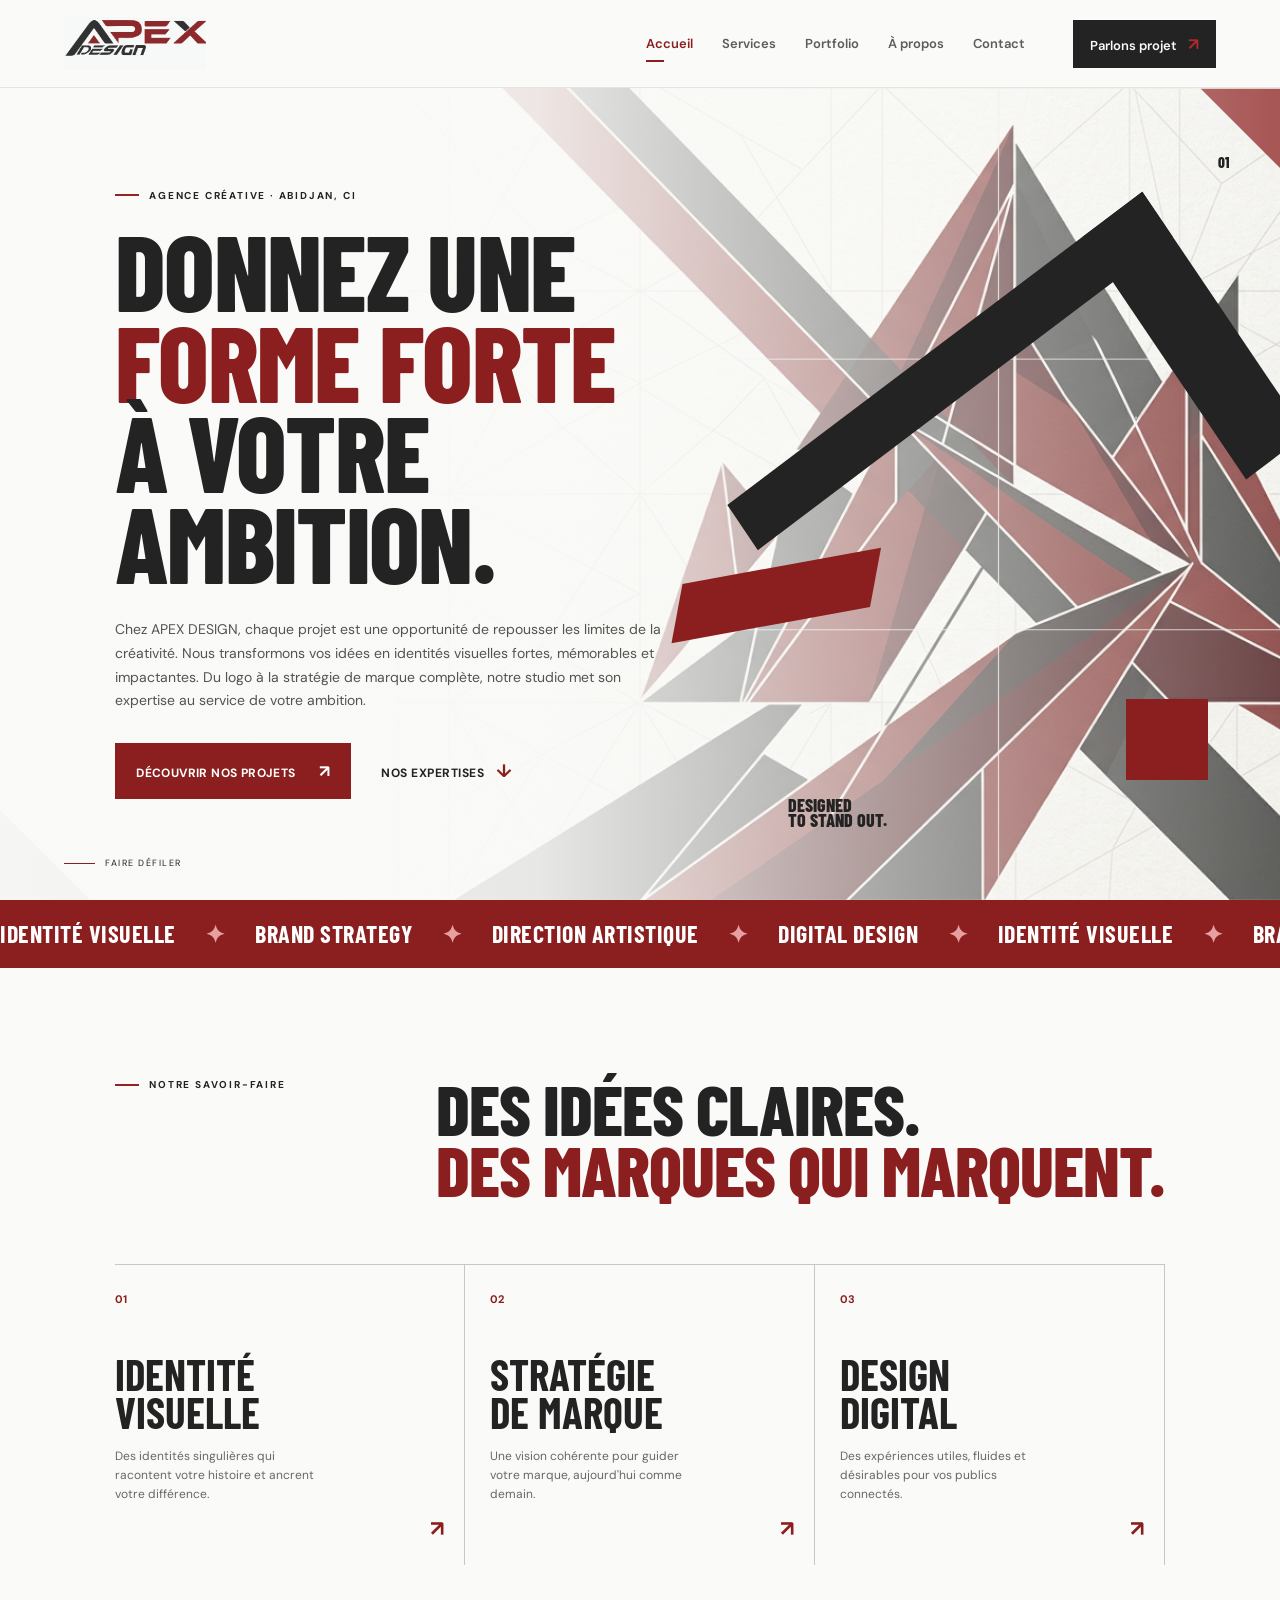
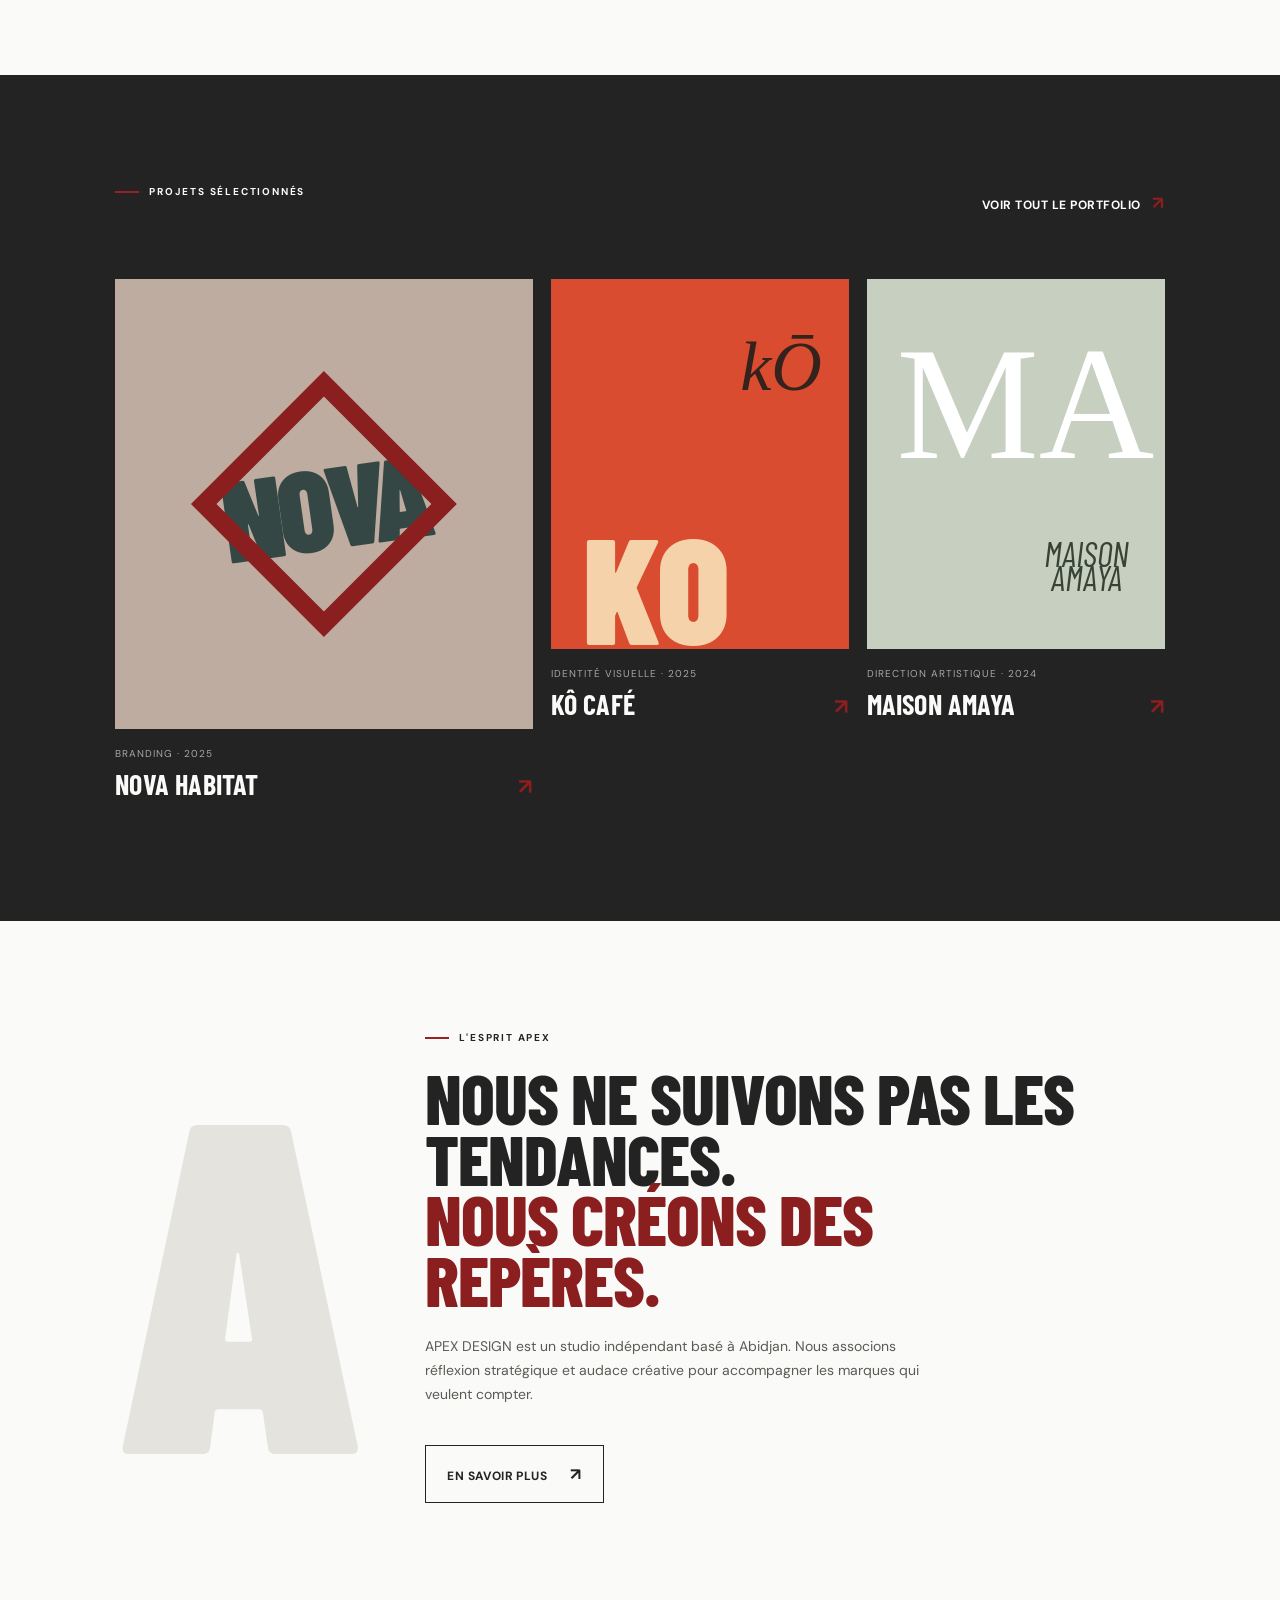
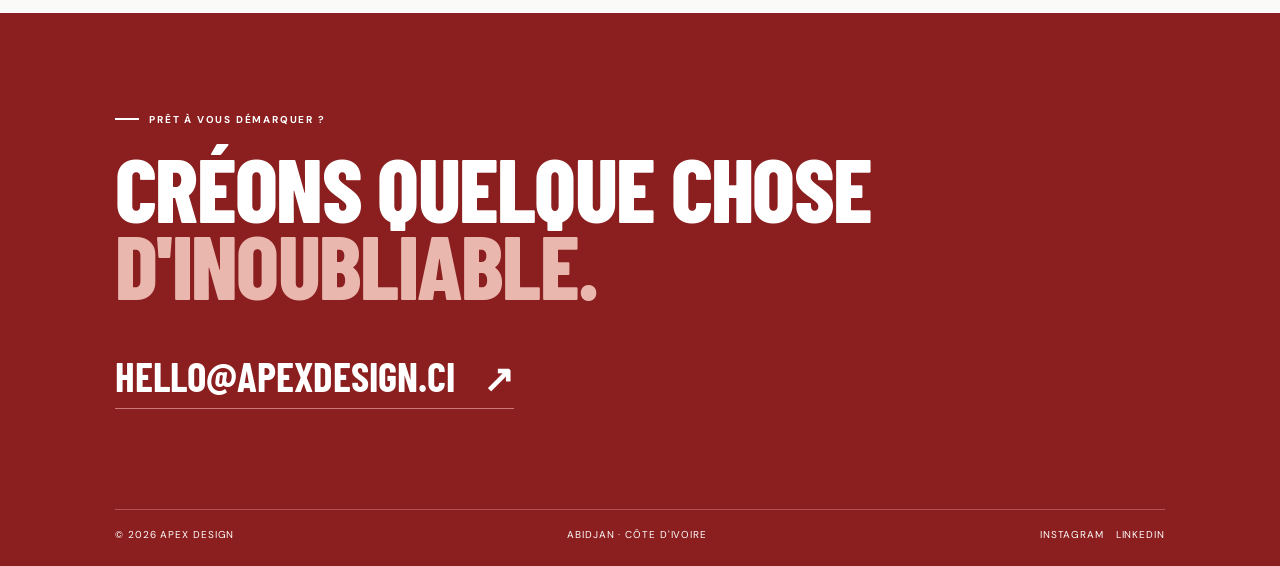
<file: index.html>
<!DOCTYPE html>
<html lang="fr">
<head>
  <meta charset="UTF-8" />
  <meta name="viewport" content="width=device-width, initial-scale=1.0" />
  <meta name="description" content="APEX DESIGN — Agence de design graphique à Abidjan." />
  <title>APEX DESIGN — L'ambition prend forme</title>
  <link rel="preconnect" href="https://fonts.googleapis.com">
  <link rel="preconnect" href="https://fonts.gstatic.com" crossorigin>
  <link href="https://fonts.googleapis.com/css2?family=Barlow+Condensed:wght@500;600;700;800;900&family=DM+Sans:wght@400;500;600;700&display=swap" rel="stylesheet">
  <link rel="stylesheet" href="styles.css" />
</head>
<body>
  <div class="cursor-dot"></div>
  <header class="topbar">
    <a class="brand" href="#accueil" aria-label="APEX DESIGN — Accueil"><img src="apex-logo.jpg" alt="APEX DESIGN" /></a>
    <nav id="nav" aria-label="Navigation principale">
      <a class="active" href="#accueil">Accueil</a>
      <a href="services.html">Services</a>
      <a href="portfolio.html">Portfolio</a>
      <a href="about.html">À propos</a>
      <a href="contact.html">Contact</a>
    </nav>
    <a class="header-cta" href="#contact">Parlons projet <span>↗</span></a>
    <button class="menu-toggle" aria-label="Ouvrir le menu" aria-expanded="false"><i></i><i></i></button>
  </header>

  <main>
    <section class="hero" id="accueil">
      <div class="hero-shape shape-one"></div><div class="hero-shape shape-two"></div><div class="grid-lines"></div>
      <div class="hero-copy">
        <p class="eyebrow"><span></span> Agence créative · Abidjan, CI</p>
        <h1>Donnez une<br><em>forme forte</em><br>à votre ambition.</h1>
        <p class="intro">Chez APEX DESIGN, chaque projet est une opportunité de repousser les limites de la créativité. Nous transformons vos idées en identités visuelles fortes, mémorables et impactantes. Du logo à la stratégie de marque complète, notre studio met son expertise au service de votre ambition.</p>
        <div class="hero-actions"><a class="button red" href="#portfolio">Découvrir nos projets <b>↗</b></a><a class="text-link" href="#services">Nos expertises <span>↓</span></a></div>
      </div>
      <div class="hero-art" aria-hidden="true">
        <div class="art-index">01</div>
        <div class="angular-a"><div></div></div>
        <div class="art-label">Designed<br>to stand out.</div>
        <div class="red-square"></div>
      </div>
      <div class="scroll-note"><span></span> Faire défiler</div>
    </section>

    <section class="marquee" aria-label="Expertises"><div>IDENTITÉ VISUELLE <i>✦</i> BRAND STRATEGY <i>✦</i> DIRECTION ARTISTIQUE <i>✦</i> DIGITAL DESIGN <i>✦</i> IDENTITÉ VISUELLE <i>✦</i> BRAND STRATEGY <i>✦</i></div></section>

    <section class="services section" id="services">
      <div class="section-top"><p class="eyebrow dark"><span></span> Notre savoir-faire</p><h2>Des idées claires.<br><em>Des marques qui marquent.</em></h2></div>
      <div class="services-list">
        <a href="#contact" class="service"><span class="number">01</span><h3>Identité<br>visuelle</h3><p>Des identités singulières qui racontent votre histoire et ancrent votre différence.</p><b>↗</b></a>
        <a href="#contact" class="service"><span class="number">02</span><h3>Stratégie<br>de marque</h3><p>Une vision cohérente pour guider votre marque, aujourd'hui comme demain.</p><b>↗</b></a>
        <a href="#contact" class="service"><span class="number">03</span><h3>Design<br>digital</h3><p>Des expériences utiles, fluides et désirables pour vos publics connectés.</p><b>↗</b></a>
      </div>
    </section>

    <section class="portfolio section" id="portfolio">
      <div class="section-top light"><p class="eyebrow"><span></span> Projets sélectionnés</p><a href="#contact" class="text-link white">Voir tout le portfolio <span>↗</span></a></div>
      <div class="project-grid">
        <article class="project project-large"><div class="project-visual visual-one"><span>NOVA</span><i></i></div><div class="project-caption"><p>Branding · 2025</p><h3>Nova Habitat</h3><b>↗</b></div></article>
        <article class="project"><div class="project-visual visual-two"><span>KO</span><i>kŌ</i></div><div class="project-caption"><p>Identité visuelle · 2025</p><h3>Kô Café</h3><b>↗</b></div></article>
        <article class="project"><div class="project-visual visual-three"><span>MA</span><i>Maison<br>Amaya</i></div><div class="project-caption"><p>Direction artistique · 2024</p><h3>Maison Amaya</h3><b>↗</b></div></article>
      </div>
    </section>

    <section class="about section" id="apropos"><div class="about-mark">A</div><div class="about-copy"><p class="eyebrow dark"><span></span> L'esprit APEX</p><h2>Nous ne suivons pas les tendances.<br><em>Nous créons des repères.</em></h2><p>APEX DESIGN est un studio indépendant basé à Abidjan. Nous associons réflexion stratégique et audace créative pour accompagner les marques qui veulent compter.</p><a class="button outline" href="#contact">En savoir plus <b>↗</b></a></div></section>

    <section class="contact" id="contact"><p class="eyebrow"><span></span> Prêt à vous démarquer ?</p><h2>Créons quelque chose<br><em>d'inoubliable.</em></h2><a class="contact-email" href="mailto:hello@apexdesign.ci">hello@apexdesign.ci <span>↗</span></a><footer><span>© 2026 APEX DESIGN</span><span>Abidjan · Côte d'Ivoire</span><span>Instagram &nbsp; LinkedIn</span></footer></section>
  </main>
  <script src="script.js"></script>
<script src="https://cdn.botpress.cloud/webchat/v3.7/inject.js"></script>
<script src="https://files.bpcontent.cloud/2026/07/28/17/20260728171607-9OPCDNXM.js" defer></script>
</body>
</html>
</file>
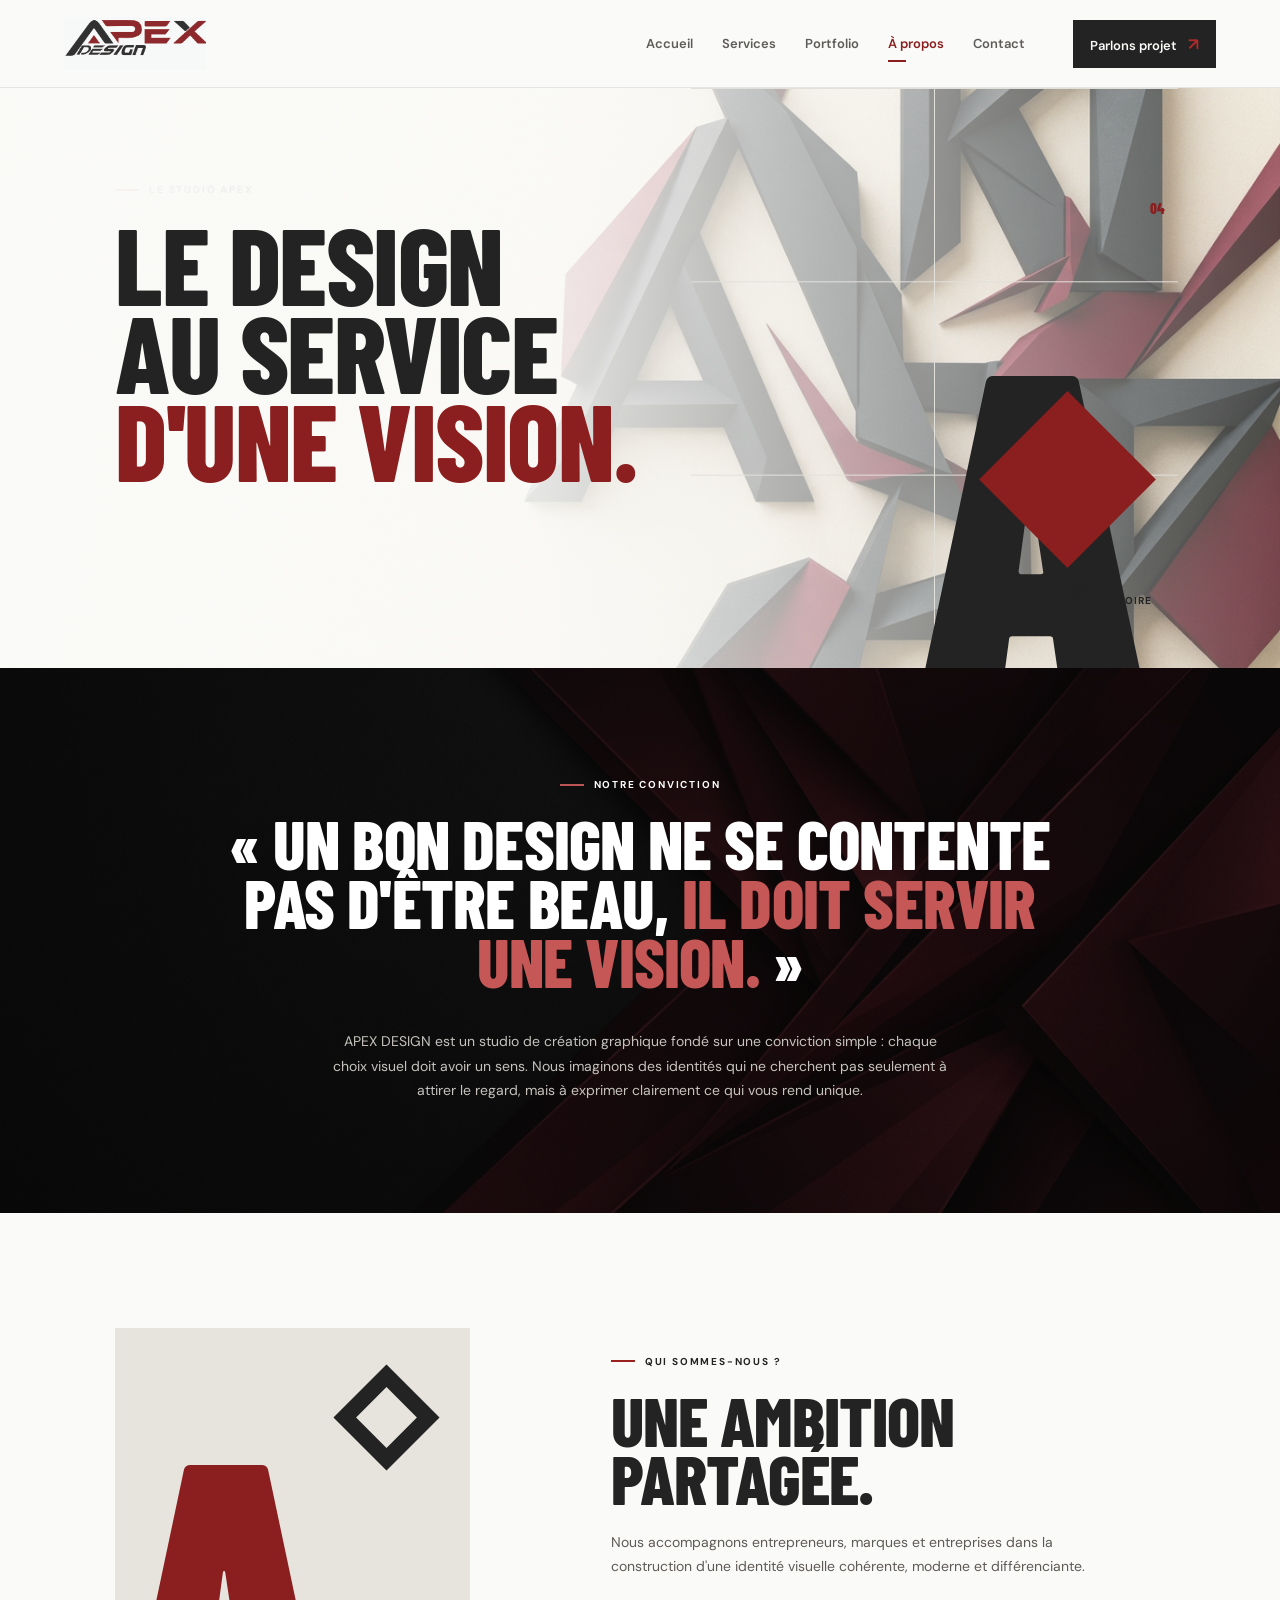
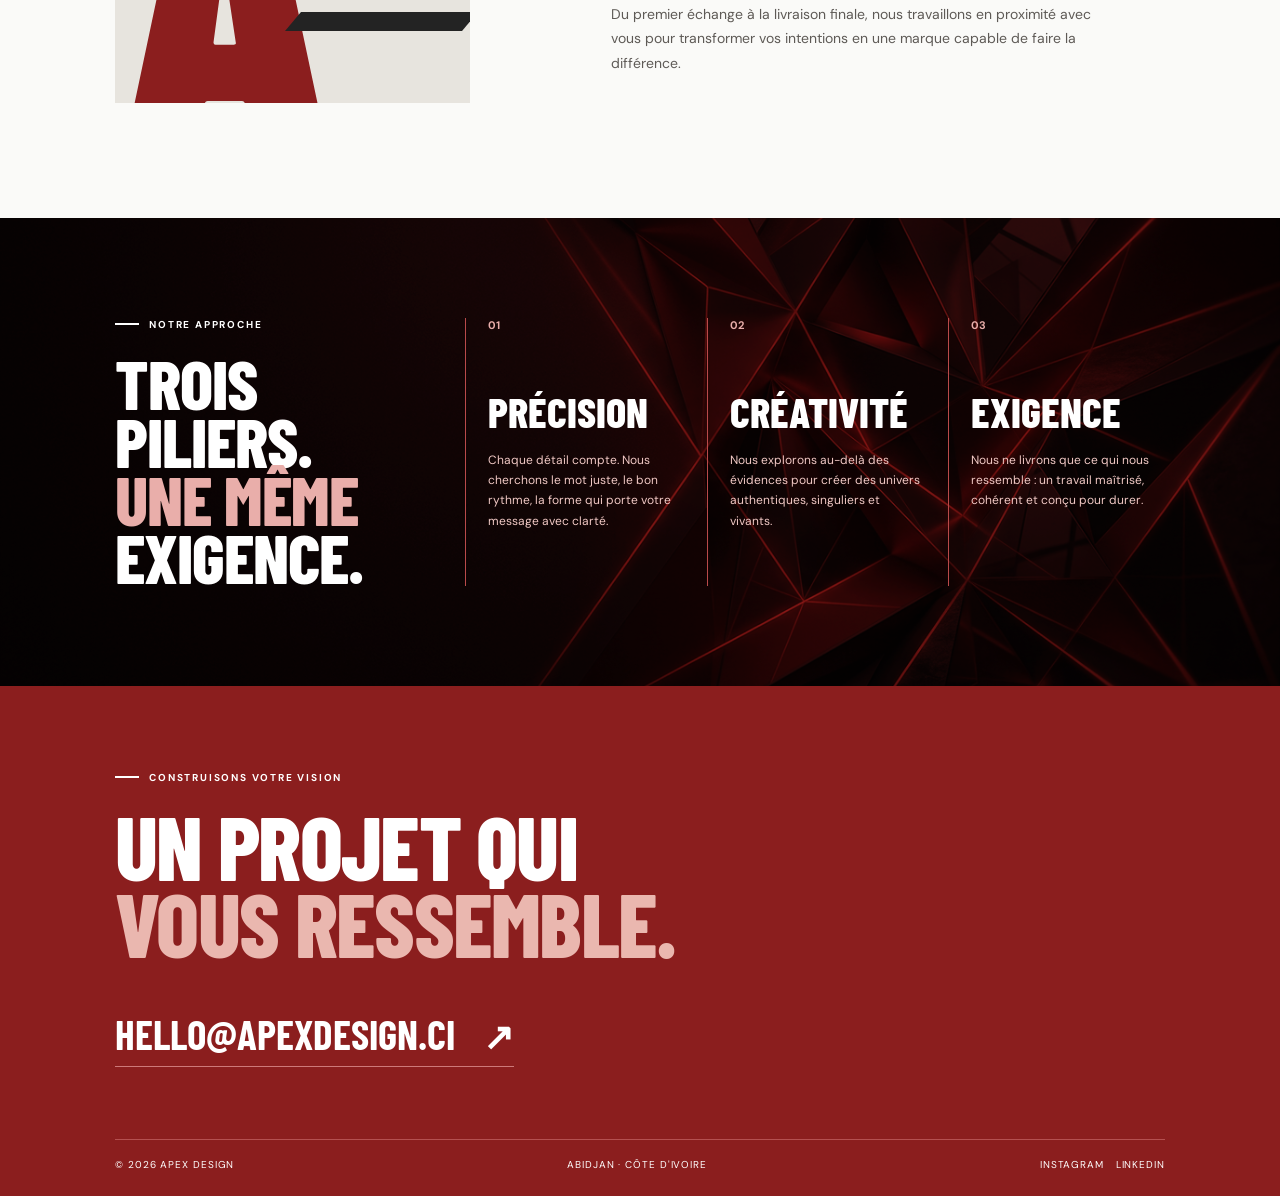
<file: about.html>
<!DOCTYPE html><html lang="fr"><head><meta charset="UTF-8"><meta name="viewport" content="width=device-width, initial-scale=1.0"><meta name="description" content="À propos d'APEX DESIGN, studio de création graphique à Abidjan."><title>À propos — APEX DESIGN</title><link rel="preconnect" href="https://fonts.googleapis.com"><link rel="preconnect" href="https://fonts.gstatic.com" crossorigin><link href="https://fonts.googleapis.com/css2?family=Barlow+Condensed:wght@500;600;700;800;900&family=DM+Sans:wght@400;500;600;700&display=swap" rel="stylesheet"><link rel="stylesheet" href="styles.css"></head><body><header class="topbar"><a class="brand" href="index.html" aria-label="APEX DESIGN — Accueil"><img src="apex-logo.jpg" alt="APEX DESIGN"></a><nav id="nav" aria-label="Navigation principale"><a href="index.html">Accueil</a><a href="services.html">Services</a><a href="portfolio.html">Portfolio</a><a class="active" href="about.html">À propos</a><a href="contact.html">Contact</a></nav><a class="header-cta" href="#contact">Parlons projet <span>↗</span></a><button class="menu-toggle" aria-label="Ouvrir le menu" aria-expanded="false"><i></i><i></i></button></header><main><section class="about-hero"><div class="about-hero-lines"></div><p class="eyebrow"><span></span> Le studio APEX</p><p class="about-num">04</p><h1>LE DESIGN<br>AU SERVICE<br><em>D'UNE VISION.</em></h1><div class="hero-statement">A <i></i></div><p class="hero-signature">Abidjan<br>Côte d'Ivoire</p></section><section class="manifesto"><p class="eyebrow dark"><span></span> Notre conviction</p><blockquote>« UN BON DESIGN NE SE CONTENTE PAS D'ÊTRE BEAU, <em>IL DOIT SERVIR UNE VISION.</em> »</blockquote><p class="manifesto-text">APEX DESIGN est un studio de création graphique fondé sur une conviction simple : chaque choix visuel doit avoir un sens. Nous imaginons des identités qui ne cherchent pas seulement à attirer le regard, mais à exprimer clairement ce qui vous rend unique.</p></section><section class="agency-intro"><div class="intro-art"><span>A</span><i></i><b></b></div><div><p class="eyebrow dark"><span></span> Qui sommes-nous ?</p><h2>UNE AMBITION<br>PARTAGÉE.</h2><p>Nous accompagnons entrepreneurs, marques et entreprises dans la construction d'une identité visuelle cohérente, moderne et différenciante.</p><p>Du premier échange à la livraison finale, nous travaillons en proximité avec vous pour transformer vos intentions en une marque capable de faire la différence.</p></div></section><section class="values"><div class="values-title"><p class="eyebrow"><span></span> Notre approche</p><h2>TROIS PILIERS.<br><em>UNE MÊME</em><br>EXIGENCE.</h2></div><div class="value"><span>01</span><h3>Précision</h3><p>Chaque détail compte. Nous cherchons le mot juste, le bon rythme, la forme qui porte votre message avec clarté.</p></div><div class="value"><span>02</span><h3>Créativité</h3><p>Nous explorons au-delà des évidences pour créer des univers authentiques, singuliers et vivants.</p></div><div class="value"><span>03</span><h3>Exigence</h3><p>Nous ne livrons que ce qui nous ressemble : un travail maîtrisé, cohérent et conçu pour durer.</p></div></section><section class="contact mini" id="contact"><p class="eyebrow"><span></span> Construisons votre vision</p><h2>UN PROJET QUI<br><em>VOUS RESSEMBLE.</em></h2><a class="contact-email" href="mailto:hello@apexdesign.ci">hello@apexdesign.ci <span>↗</span></a><footer><span>© 2026 APEX DESIGN</span><span>Abidjan · Côte d'Ivoire</span><span>Instagram &nbsp; LinkedIn</span></footer></section></main><script src="script.js"></script><script src="https://cdn.botpress.cloud/webchat/v3.7/inject.js"></script>
<script src="https://files.bpcontent.cloud/2026/07/28/17/20260728171607-9OPCDNXM.js" defer></script>
</body></html>
</file>
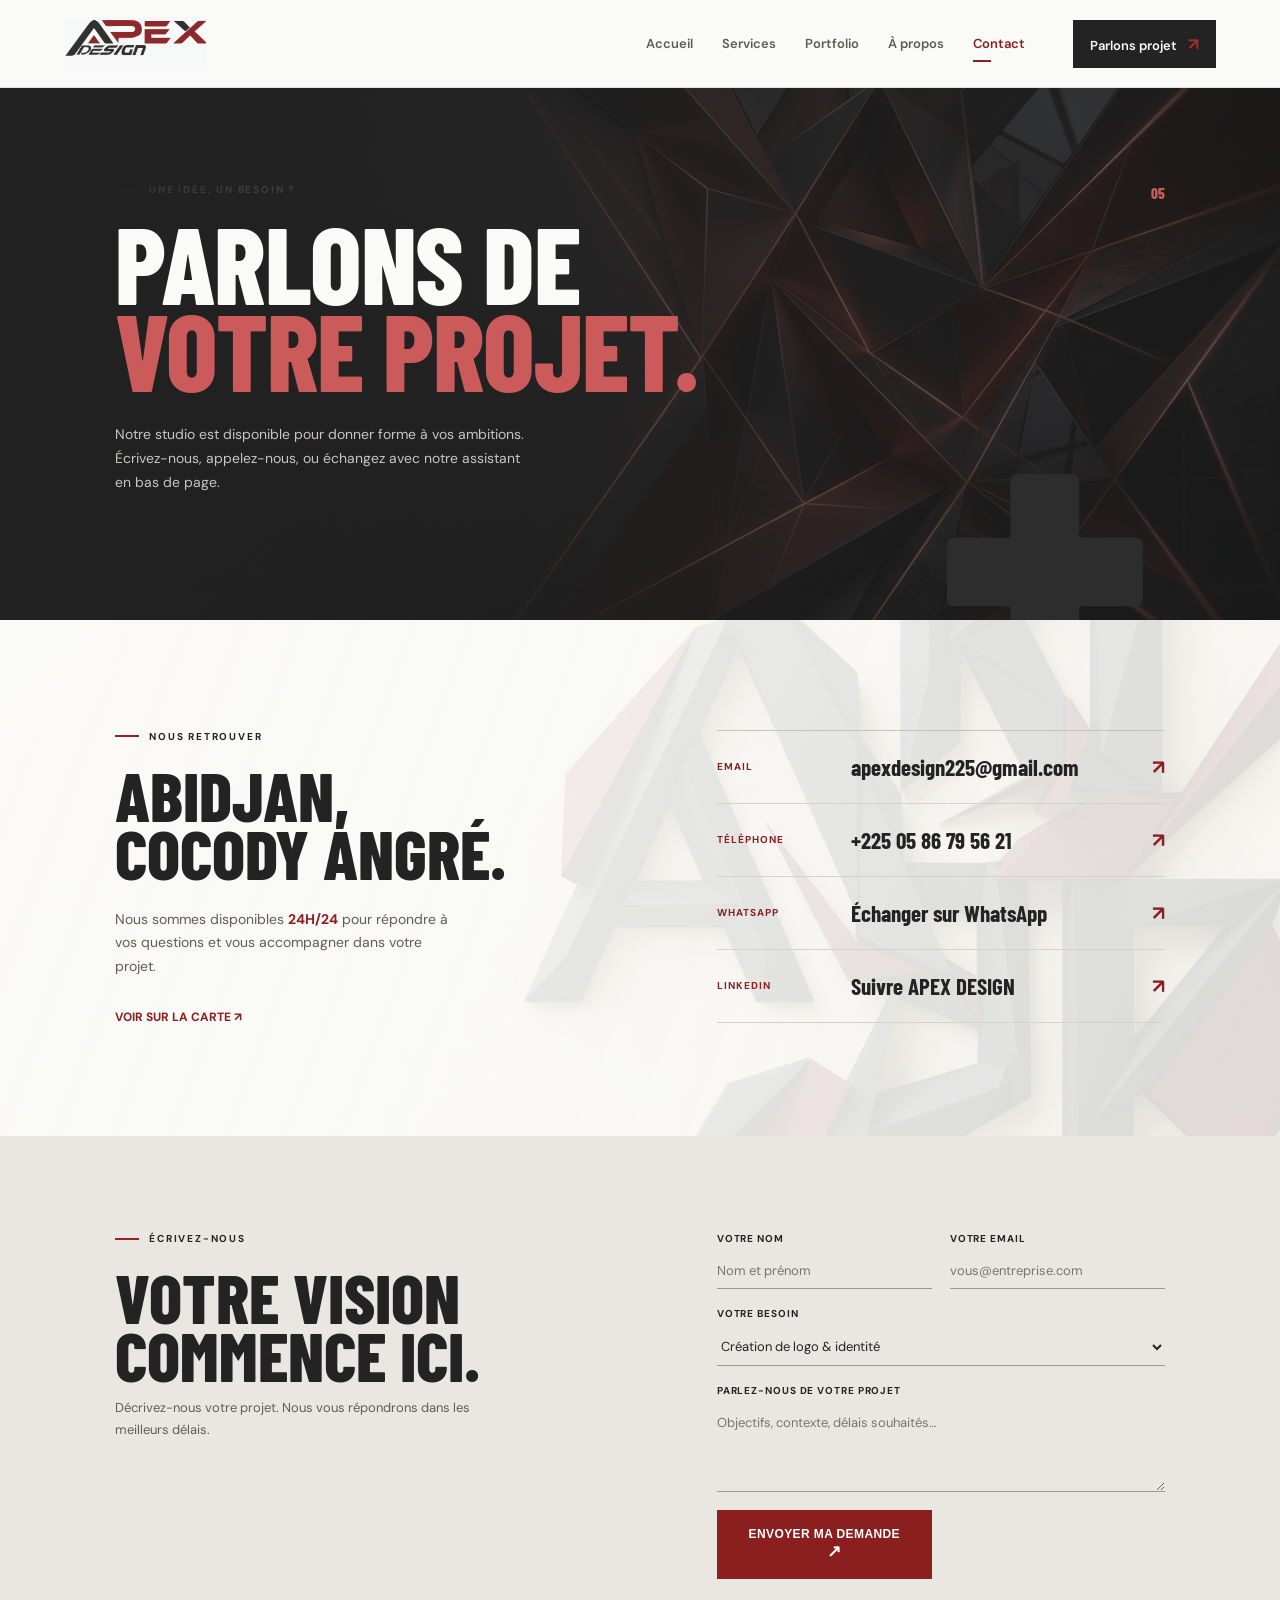
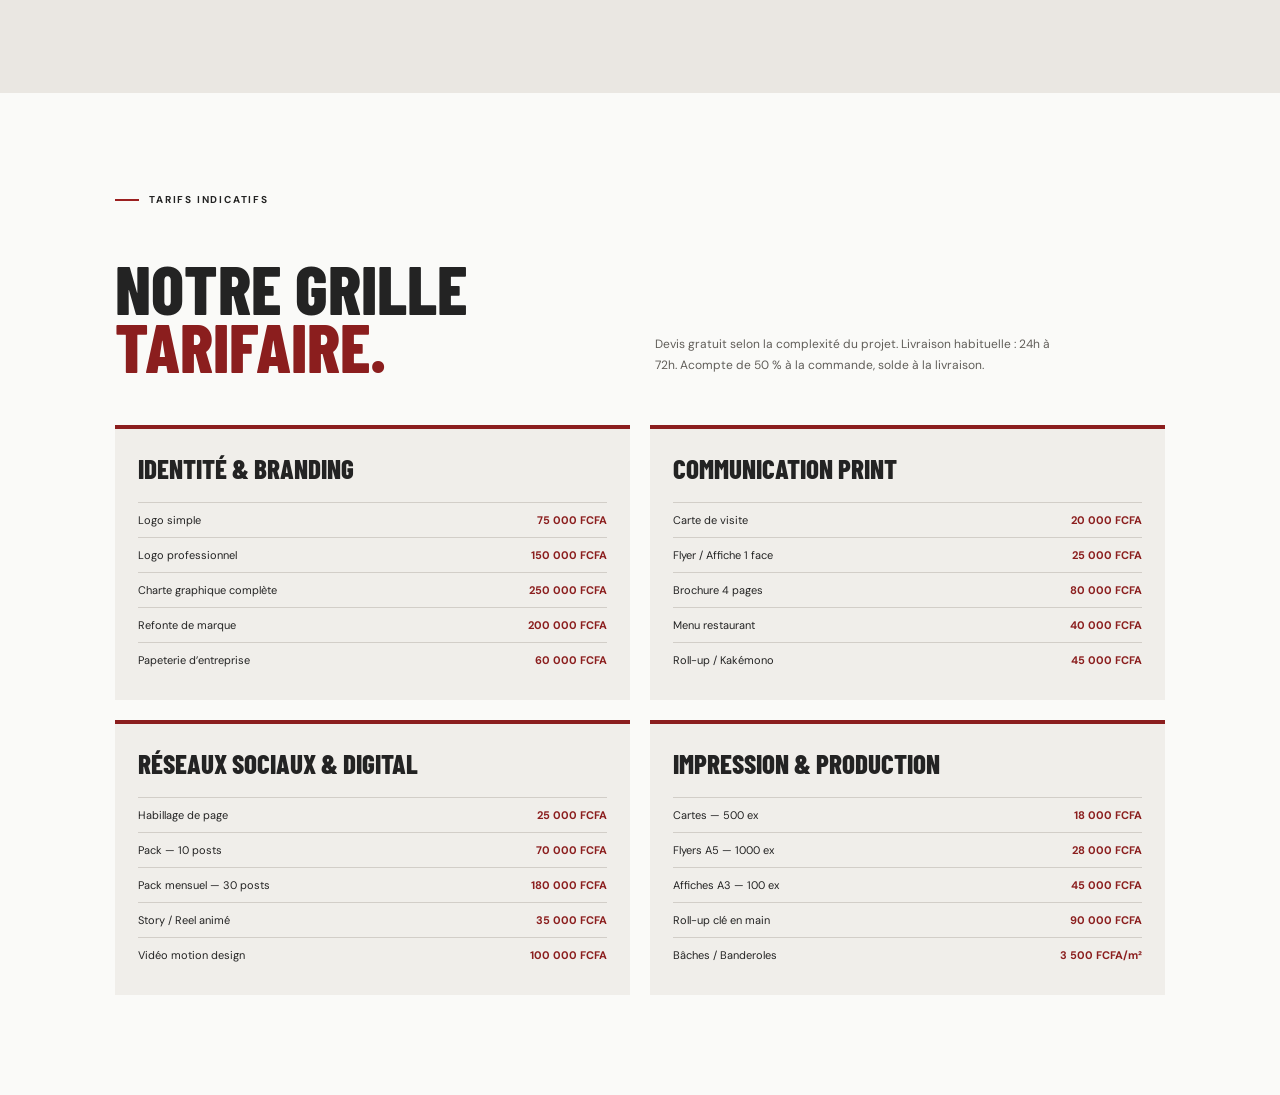
<file: contact.html>
<!DOCTYPE html><html lang="fr"><head><meta charset="UTF-8"><meta name="viewport" content="width=device-width, initial-scale=1.0"><meta name="description" content="Contactez APEX DESIGN, agence créative à Abidjan Cocody Angré."><title>Contact — APEX DESIGN</title><link rel="preconnect" href="https://fonts.googleapis.com"><link rel="preconnect" href="https://fonts.gstatic.com" crossorigin><link href="https://fonts.googleapis.com/css2?family=Barlow+Condensed:wght@500;600;700;800;900&family=DM+Sans:wght@400;500;600;700&display=swap" rel="stylesheet"><link rel="stylesheet" href="styles.css"></head><body><header class="topbar"><a class="brand" href="index.html" aria-label="APEX DESIGN — Accueil"><img src="apex-logo.jpg" alt="APEX DESIGN"></a><nav id="nav" aria-label="Navigation principale"><a href="index.html">Accueil</a><a href="services.html">Services</a><a href="portfolio.html">Portfolio</a><a href="about.html">À propos</a><a class="active" href="contact.html">Contact</a></nav><a class="header-cta" href="#message">Parlons projet <span>↗</span></a><button class="menu-toggle" aria-label="Ouvrir le menu" aria-expanded="false"><i></i><i></i></button></header><main><section class="contact-hero"><div class="contact-mark">+</div><p class="eyebrow"><span></span> Une idée, un besoin ?</p><h1>PARLONS DE<br><em>VOTRE PROJET.</em></h1><p>Notre studio est disponible pour donner forme à vos ambitions. Écrivez-nous, appelez-nous, ou échangez avec notre assistant en bas de page.</p><b>05</b></section><section class="contact-details"><div class="contact-address"><p class="eyebrow dark"><span></span> Nous retrouver</p><h2>ABIDJAN,<br>COCODY ANGRÉ.</h2><p>Nous sommes disponibles <strong>24H/24</strong> pour répondre à vos questions et vous accompagner dans votre projet.</p><a class="map-link" target="_blank" href="https://www.google.com/maps/search/Abidjan+Cocody+Angr%C3%A9">Voir sur la carte ↗</a></div><div class="contact-list"><a href="mailto:apexdesign225@gmail.com"><span>Email</span><strong>apexdesign225@gmail.com</strong><b>↗</b></a><a href="tel:+2250586795621"><span>Téléphone</span><strong>+225 05 86 79 56 21</strong><b>↗</b></a><a target="_blank" href="https://wa.me/message/KRBVM35IWSK3I1"><span>WhatsApp</span><strong>Échanger sur WhatsApp</strong><b>↗</b></a><a target="_blank" href="https://www.linkedin.com/in/apex-design-734aab418"><span>LinkedIn</span><strong>Suivre APEX DESIGN</strong><b>↗</b></a></div></section><section class="contact-form-section" id="message"><div><p class="eyebrow"><span></span> Écrivez-nous</p><h2>VOTRE VISION<br>COMMENCE ICI.</h2><p>Décrivez-nous votre projet. Nous vous répondrons dans les meilleurs délais.</p></div><form id="project-form"><label>Votre nom<input required name="name" placeholder="Nom et prénom"></label><label>Votre email<input required type="email" name="email" placeholder="vous@entreprise.com"></label><label>Votre besoin<select name="service"><option>Création de logo & identité</option><option>Charte graphique</option><option>Supports de communication</option><option>Direction artistique</option><option>Design réseaux sociaux</option><option>Création de site web</option><option>Impression</option><option>Autre projet</option></select></label><label>Parlez-nous de votre projet<textarea required name="message" rows="4" placeholder="Objectifs, contexte, délais souhaités…"></textarea></label><button class="button red" type="submit">Envoyer ma demande <b>↗</b></button><p class="form-feedback" aria-live="polite"></p></form></section><section class="price-list"><div class="price-list-head"><p class="eyebrow dark"><span></span> Tarifs indicatifs</p><h2>NOTRE GRILLE<br><em>TARIFAIRE.</em></h2><p>Devis gratuit selon la complexité du projet. Livraison habituelle : 24h à 72h. Acompte de 50 % à la commande, solde à la livraison.</p></div><div class="price-tables"><div><h3>Identité & branding</h3><p>Logo simple <b>75 000 FCFA</b></p><p>Logo professionnel <b>150 000 FCFA</b></p><p>Charte graphique complète <b>250 000 FCFA</b></p><p>Refonte de marque <b>200 000 FCFA</b></p><p>Papeterie d’entreprise <b>60 000 FCFA</b></p></div><div><h3>Communication print</h3><p>Carte de visite <b>20 000 FCFA</b></p><p>Flyer / Affiche 1 face <b>25 000 FCFA</b></p><p>Brochure 4 pages <b>80 000 FCFA</b></p><p>Menu restaurant <b>40 000 FCFA</b></p><p>Roll-up / Kakémono <b>45 000 FCFA</b></p></div><div><h3>Réseaux sociaux & digital</h3><p>Habillage de page <b>25 000 FCFA</b></p><p>Pack — 10 posts <b>70 000 FCFA</b></p><p>Pack mensuel — 30 posts <b>180 000 FCFA</b></p><p>Story / Reel animé <b>35 000 FCFA</b></p><p>Vidéo motion design <b>100 000 FCFA</b></p></div><div><h3>Impression & production</h3><p>Cartes — 500 ex <b>18 000 FCFA</b></p><p>Flyers A5 — 1000 ex <b>28 000 FCFA</b></p><p>Affiches A3 — 100 ex <b>45 000 FCFA</b></p><p>Roll-up clé en main <b>90 000 FCFA</b></p><p>Bâches / Banderoles <b>3 500 FCFA/m²</b></p></div></div></section></main><script src="script.js"></script><script>document.getElementById('project-form').onsubmit=e=>{e.preventDefault();e.currentTarget.querySelector('.form-feedback').textContent='Merci ! Votre demande a bien été enregistrée. APEX DESIGN vous répondra rapidement.';e.currentTarget.reset()}</script><script src="https://cdn.botpress.cloud/webchat/v3.7/inject.js"></script>
<script src="https://files.bpcontent.cloud/2026/07/28/17/20260728171607-9OPCDNXM.js" defer></script>
</body></html>
</file>
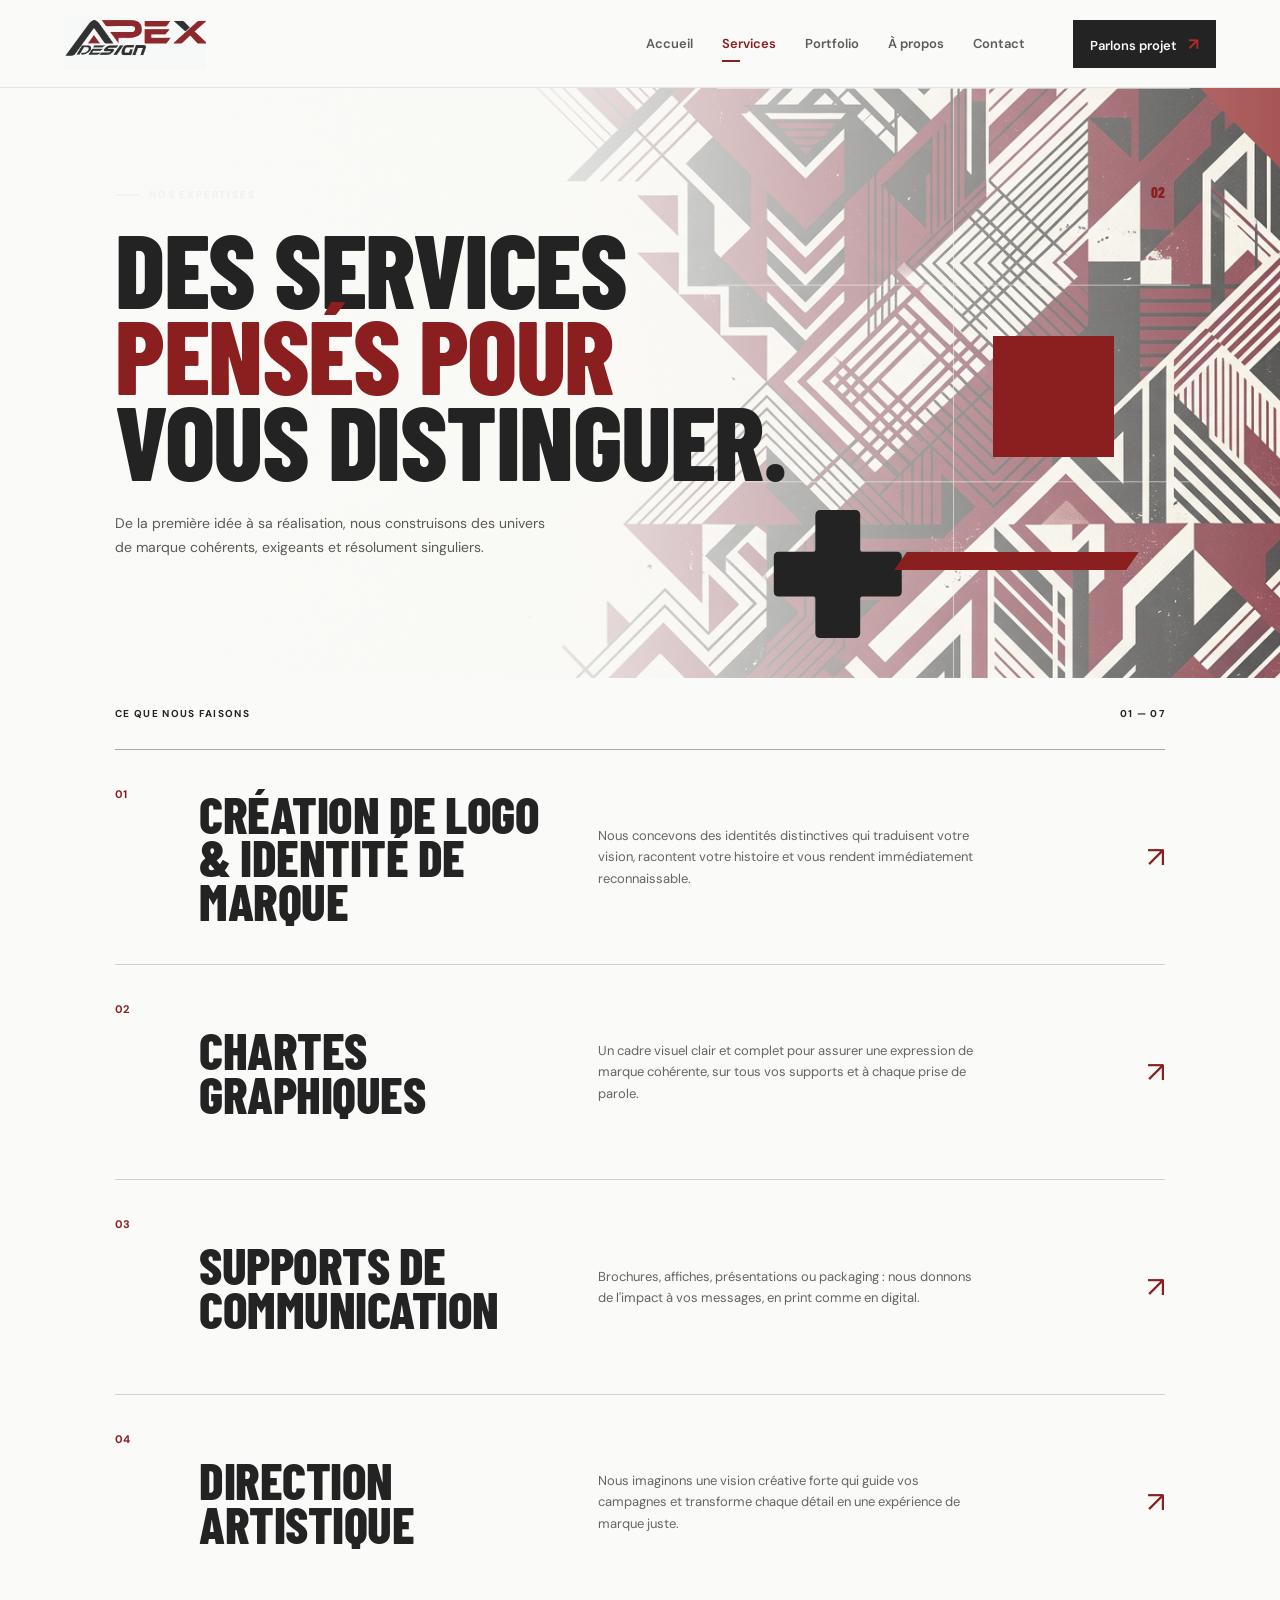
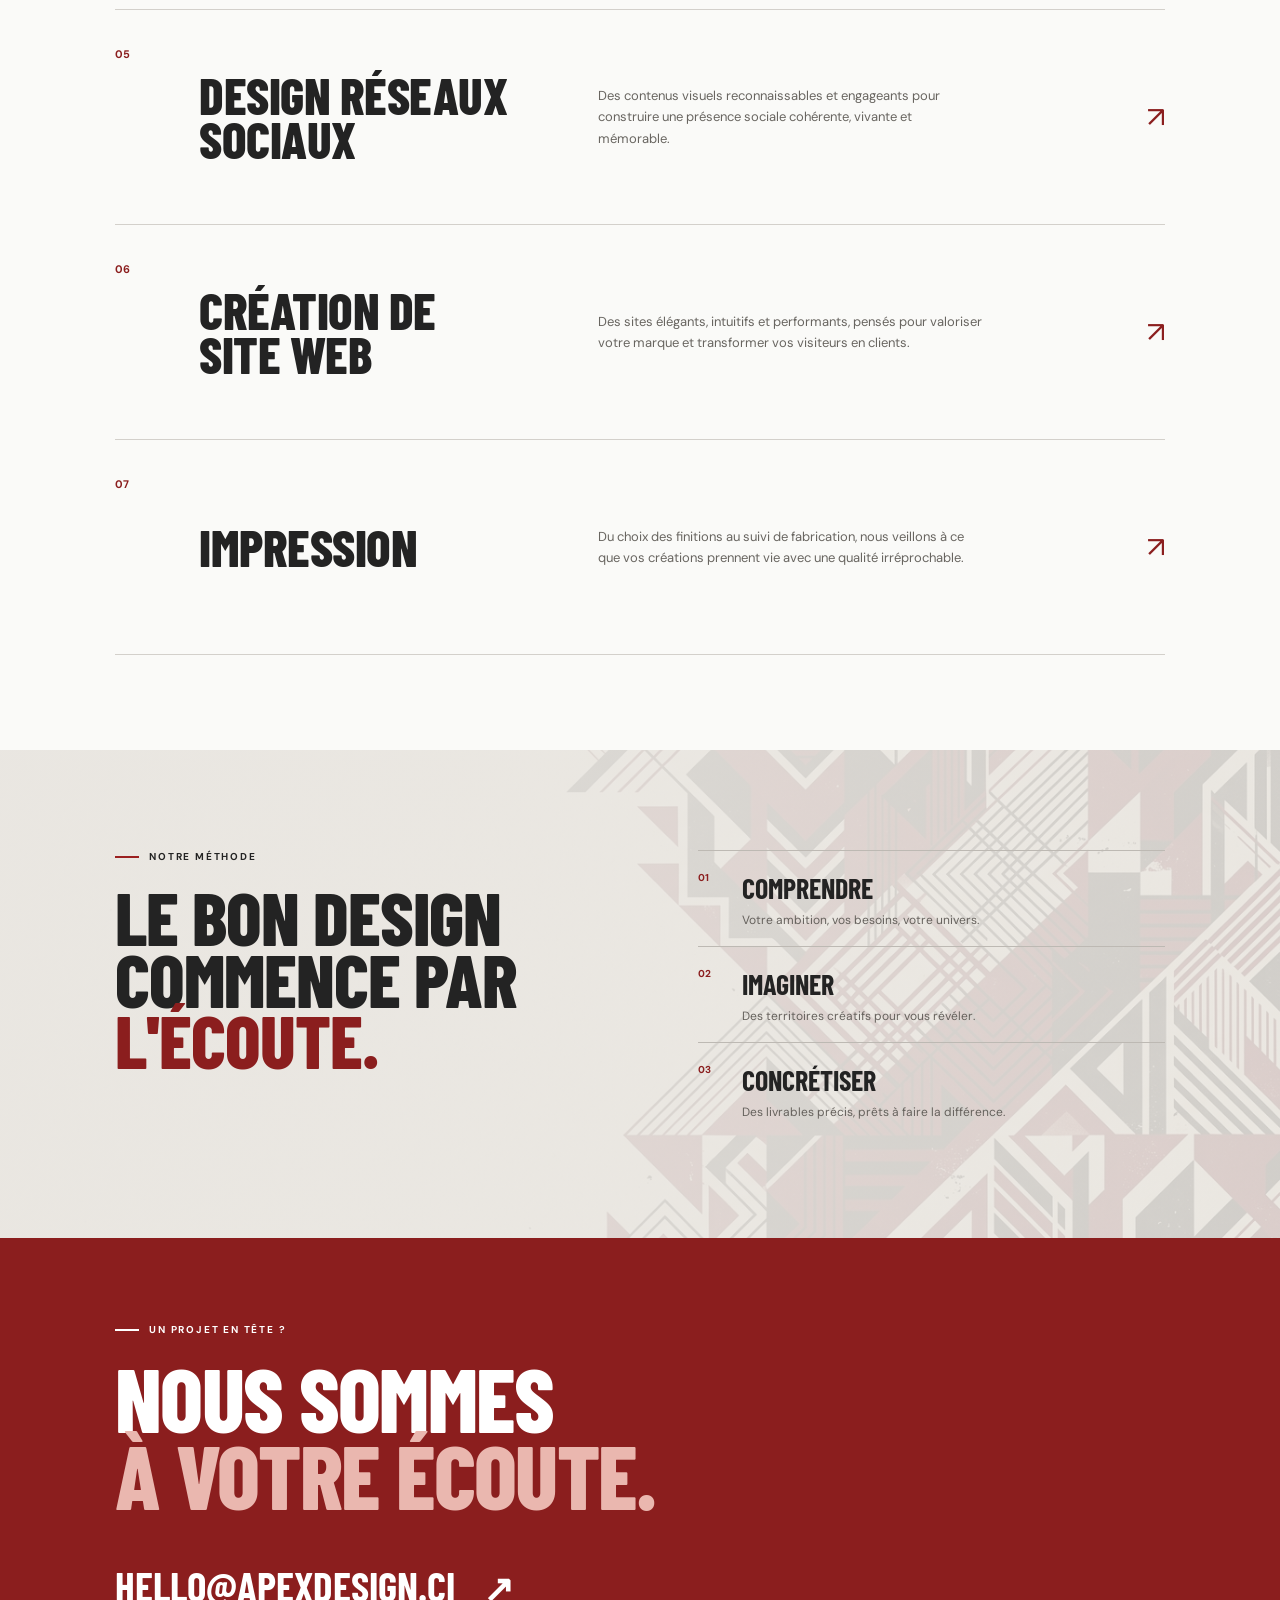
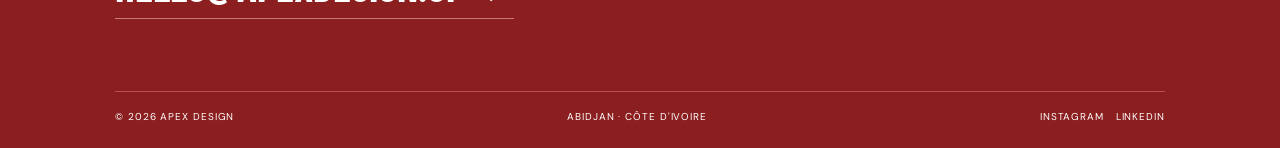
<file: services.html>
<!DOCTYPE html>
<html lang="fr">
<head>
  <meta charset="UTF-8"><meta name="viewport" content="width=device-width, initial-scale=1.0">
  <meta name="description" content="Les expertises créatives d'APEX DESIGN à Abidjan.">
  <title>Services — APEX DESIGN</title>
  <link rel="preconnect" href="https://fonts.googleapis.com"><link rel="preconnect" href="https://fonts.gstatic.com" crossorigin>
  <link href="https://fonts.googleapis.com/css2?family=Barlow+Condensed:wght@500;600;700;800;900&family=DM+Sans:wght@400;500;600;700&display=swap" rel="stylesheet">
  <link rel="stylesheet" href="styles.css">
</head>
<body>
  <header class="topbar">
    <a class="brand" href="index.html" aria-label="APEX DESIGN — Accueil"><img src="apex-logo.jpg" alt="APEX DESIGN"></a>
    <nav id="nav" aria-label="Navigation principale">
      <a href="index.html">Accueil</a><a class="active" href="services.html">Services</a><a href="portfolio.html">Portfolio</a><a href="about.html">À propos</a><a href="contact.html">Contact</a>
    </nav>
    <a class="header-cta" href="#contact">Parlons projet <span>↗</span></a>
    <button class="menu-toggle" aria-label="Ouvrir le menu" aria-expanded="false"><i></i><i></i></button>
  </header>
  <main>
    <section class="services-hero">
      <div class="grid-lines services-grid"></div><div class="hero-shape shape-one"></div>
      <p class="eyebrow"><span></span> Nos expertises</p>
      <p class="big-num">02</p>
      <h1>DES SERVICES<br><em>PENSÉS POUR</em><br>VOUS DISTINGUER.</h1>
      <p class="lead">De la première idée à sa réalisation, nous construisons des univers de marque cohérents, exigeants et résolument singuliers.</p>
      <div class="services-graphic"><span>+</span><i></i><b></b></div>
    </section>
    <section class="service-index">
      <div class="index-head"><p>Ce que nous faisons</p><p>01 — 07</p></div>
      <article class="service-row"><span>01</span><h2>Création de logo<br>& identité de marque</h2><p>Nous concevons des identités distinctives qui traduisent votre vision, racontent votre histoire et vous rendent immédiatement reconnaissable.</p><a href="#contact" aria-label="Parler de ce service">↗</a></article>
      <article class="service-row"><span>02</span><h2>Chartes<br>graphiques</h2><p>Un cadre visuel clair et complet pour assurer une expression de marque cohérente, sur tous vos supports et à chaque prise de parole.</p><a href="#contact" aria-label="Parler de ce service">↗</a></article>
      <article class="service-row"><span>03</span><h2>Supports de<br>communication</h2><p>Brochures, affiches, présentations ou packaging : nous donnons de l'impact à vos messages, en print comme en digital.</p><a href="#contact" aria-label="Parler de ce service">↗</a></article>
      <article class="service-row"><span>04</span><h2>Direction<br>artistique</h2><p>Nous imaginons une vision créative forte qui guide vos campagnes et transforme chaque détail en une expérience de marque juste.</p><a href="#contact" aria-label="Parler de ce service">↗</a></article>
      <article class="service-row"><span>05</span><h2>Design réseaux<br>sociaux</h2><p>Des contenus visuels reconnaissables et engageants pour construire une présence sociale cohérente, vivante et mémorable.</p><a href="#contact" aria-label="Parler de ce service">↗</a></article>
      <article class="service-row"><span>06</span><h2>Création de<br>site web</h2><p>Des sites élégants, intuitifs et performants, pensés pour valoriser votre marque et transformer vos visiteurs en clients.</p><a href="#contact" aria-label="Parler de ce service">↗</a></article>
      <article class="service-row"><span>07</span><h2>Impression</h2><p>Du choix des finitions au suivi de fabrication, nous veillons à ce que vos créations prennent vie avec une qualité irréprochable.</p><a href="#contact" aria-label="Parler de ce service">↗</a></article>
    </section>
    <section class="process"><div><p class="eyebrow"><span></span> Notre méthode</p><h2>LE BON DESIGN<br>COMMENCE PAR<br><em>L'ÉCOUTE.</em></h2></div><ol><li><span>01</span><strong>Comprendre</strong><p>Votre ambition, vos besoins, votre univers.</p></li><li><span>02</span><strong>Imaginer</strong><p>Des territoires créatifs pour vous révéler.</p></li><li><span>03</span><strong>Concrétiser</strong><p>Des livrables précis, prêts à faire la différence.</p></li></ol></section>
    <section class="contact mini" id="contact"><p class="eyebrow"><span></span> Un projet en tête ?</p><h2>NOUS SOMMES<br><em>À VOTRE ÉCOUTE.</em></h2><a class="contact-email" href="mailto:hello@apexdesign.ci">hello@apexdesign.ci <span>↗</span></a><footer><span>© 2026 APEX DESIGN</span><span>Abidjan · Côte d'Ivoire</span><span>Instagram &nbsp; LinkedIn</span></footer></section>
  </main><script src="script.js"></script>
<script src="https://cdn.botpress.cloud/webchat/v3.7/inject.js"></script>
<script src="https://files.bpcontent.cloud/2026/07/28/17/20260728171607-9OPCDNXM.js" defer></script>
</body></html>
</file>
<file: styles.css>
*{box-sizing:border-box}html{scroll-behavior:smooth}body{margin:0;background:#fafaf8;color:#232323;font-family:'DM Sans',sans-serif}.topbar{height:88px;display:flex;align-items:center;justify-content:space-between;padding:0 5vw;border-bottom:1px solid #e6e4e0;position:relative;z-index:5;background:#fafaf8}.brand img{display:block;width:142px;height:53px;object-fit:cover;object-position:center;mix-blend-mode:multiply}.topbar nav{display:flex;gap:29px;margin-left:auto;margin-right:48px}.topbar nav a{color:#5e5c59;text-decoration:none;font-size:13px;font-weight:600;position:relative}.topbar nav a.active,.topbar nav a:hover{color:#8b1e1e}.topbar nav a.active:after{content:'';position:absolute;bottom:-10px;left:0;width:18px;height:2px;background:#8b1e1e}.header-cta{font-size:13px;text-decoration:none;color:#fafaf8;background:#232323;padding:13px 17px;font-weight:600}.header-cta span{color:#b32a2a;font-size:17px;margin-left:8px}.menu-toggle{display:none}.hero{min-height:calc(100vh - 88px);position:relative;overflow:hidden;display:flex;align-items:center;padding:88px 9vw}.hero-copy{position:relative;z-index:2;width:59%}.eyebrow{font-size:10px;letter-spacing:1.8px;text-transform:uppercase;font-weight:700;margin:0 0 23px;display:flex;align-items:center;gap:10px}.eyebrow span{width:24px;height:2px;background:#9b2020;display:inline-block}.hero h1,.section h2,.contact h2{font-family:'Barlow Condensed',sans-serif;text-transform:uppercase;line-height:.86;letter-spacing:-1.7px;font-size:clamp(65px,8.25vw,128px);margin:0;font-weight:800}.hero h1 em,.section h2 em,.contact h2 em{font-style:normal;color:#8b1e1e}.intro{font-size:14px;line-height:1.7;max-width:560px;margin:30px 0;color:#55524f}.hero-actions{display:flex;align-items:center;gap:30px}.button{font-size:12px;font-weight:700;text-decoration:none;text-transform:uppercase;letter-spacing:.4px;padding:17px 21px;display:inline-block}.button b{font-size:17px;margin-left:20px}.red{background:#8b1e1e;color:#fff}.text-link{font-size:12px;text-transform:uppercase;text-decoration:none;color:#232323;font-weight:700;letter-spacing:.5px}.text-link span{font-size:18px;margin-left:8px;color:#8b1e1e}.hero-art{position:absolute;right:4vw;width:40%;height:84%;top:8%;z-index:1}.angular-a{position:absolute;width:67%;height:65%;right:8%;top:14%;border-left:clamp(38px,5vw,72px) solid #232323;border-top:clamp(38px,5vw,72px) solid #232323;transform:skew(-18deg) rotate(45deg)}.angular-a div{position:absolute;width:80%;height:clamp(32px,4vw,60px);background:#8b1e1e;bottom:-9%;left:-20%;transform:skew(18deg) rotate(-45deg)}.red-square{position:absolute;width:16%;aspect-ratio:1;background:#8b1e1e;right:4%;bottom:8%}.art-index{position:absolute;right:0;top:0;font-family:'Barlow Condensed';font-size:15px;font-weight:800}.art-label{position:absolute;bottom:1%;left:14%;font-family:'Barlow Condensed';font-size:18px;line-height:.85;text-transform:uppercase;font-weight:800}.grid-lines{position:absolute;right:0;top:0;width:44%;height:100%;background:linear-gradient(90deg,transparent 49.8%,#e9e8e4 50%,transparent 50.2%),linear-gradient(#e9e8e4 1px,transparent 1px);background-size:100% 100%,100% 33.33%;opacity:.8}.shape-one{position:absolute;background:#8b1e1e;right:-55px;top:0;width:135px;height:135px;clip-path:polygon(0 0,100% 0,100% 100%)}.shape-two{position:absolute;background:#232323;left:0;bottom:0;width:90px;height:90px;clip-path:polygon(0 0,0 100%,100% 100%)}.scroll-note{position:absolute;bottom:31px;left:5vw;text-transform:uppercase;font-size:9px;letter-spacing:1.5px;display:flex;gap:10px;align-items:center}.scroll-note span{display:block;height:1px;width:31px;background:#8b1e1e}.marquee{overflow:hidden;background:#8b1e1e;color:#fff;padding:19px 0;font-family:'Barlow Condensed';font-weight:700;white-space:nowrap;font-size:24px;letter-spacing:.5px}.marquee div{animation:move 28s linear infinite}.marquee i{color:#e6a0a0;font-style:normal;margin:0 24px}@keyframes move{to{transform:translateX(-50%)}}.section{padding:110px 9vw}.section-top{display:flex;justify-content:space-between;align-items:flex-start}.section h2{font-size:clamp(46px,5.5vw,82px);letter-spacing:-1px}.services-list{display:grid;grid-template-columns:repeat(3,1fr);margin-top:65px;border-top:1px solid #c9c7c2}.service{padding:22px 25px 35px 0;text-decoration:none;color:#232323;min-height:300px;border-right:1px solid #c9c7c2;position:relative}.service:not(:first-child){padding-left:25px}.number{font-size:11px;color:#8b1e1e;font-weight:700}.service h3{font-family:'Barlow Condensed';font-size:43px;text-transform:uppercase;line-height:.88;margin:48px 0 15px}.service p{font-size:12px;line-height:1.6;color:#6a6763;max-width:210px}.service b,.project-caption b{position:absolute;right:20px;bottom:22px;font-size:22px;color:#8b1e1e}.portfolio{background:#232323;color:#fafaf8}.light{align-items:center}.white{color:white}.project-grid{display:grid;grid-template-columns:1.4fr 1fr 1fr;gap:18px;margin-top:58px}.project{position:relative}.project-visual{height:370px;overflow:hidden;position:relative}.project-large .project-visual{height:450px}.visual-one{background:#bdac9f;display:flex;align-items:center;justify-content:center}.visual-one span{font-family:'Barlow Condensed';font-size:115px;font-weight:900;letter-spacing:-6px;color:#354744;transform:rotate(-8deg)}.visual-one i{width:45%;aspect-ratio:1;position:absolute;border:18px solid #8b1e1e;transform:rotate(45deg)}.visual-two{background:#d94c2f}.visual-two span{font-family:'Barlow Condensed';font-size:150px;color:#f6d2aa;font-weight:900;position:absolute;left:11%;bottom:1%;line-height:.8}.visual-two i{font-family:serif;font-size:70px;color:#34221c;position:absolute;right:9%;top:13%}.visual-three{background:#c7d0c0}.visual-three span{font-family:serif;font-size:160px;position:absolute;color:#fff;left:10%;top:9%}.visual-three i{font-family:'Barlow Condensed';font-size:35px;text-align:center;text-transform:uppercase;line-height:.7;position:absolute;bottom:16%;right:12%;color:#374435}.project-caption{position:relative;padding:18px 25px 10px 0}.project-caption p{font-size:10px;text-transform:uppercase;letter-spacing:1px;color:#aaa6a0;margin:0 0 7px}.project-caption h3{font-family:'Barlow Condensed';font-size:28px;text-transform:uppercase;margin:0;letter-spacing:.2px}.project-caption b{bottom:10px;right:1px}.about{display:flex;gap:9vw;align-items:center;overflow:hidden}.about-mark{font-family:'Barlow Condensed';font-size:470px;font-weight:900;line-height:.7;color:#e5e3de;letter-spacing:-55px}.about-copy{max-width:680px}.about-copy>p:not(.eyebrow){font-size:14px;color:#5d5a56;line-height:1.7;max-width:510px;margin:26px 0}.outline{color:#232323;border:1px solid #232323;margin-top:12px}.contact{background:#8b1e1e;color:#fff;padding:100px 9vw 25px}.contact .eyebrow span{background:#fff}.contact h2{font-size:clamp(54px,7vw,105px);margin-bottom:48px}.contact h2 em{color:#eab7af}.contact-email{color:white;text-decoration:none;font-family:'Barlow Condensed';font-size:clamp(26px,3.2vw,48px);text-transform:uppercase;font-weight:700;border-bottom:1px solid #cd7979;padding-bottom:8px}.contact-email span{font-size:.9em;margin-left:20px}footer{border-top:1px solid #b45050;margin-top:108px;padding-top:18px;display:flex;justify-content:space-between;font-size:10px;letter-spacing:.9px;text-transform:uppercase}
@media(max-width:760px){.topbar{height:70px;padding:0 6vw}.brand img{width:110px;height:42px}.topbar nav,.header-cta{display:none}.menu-toggle{display:block;border:0;background:none;width:35px}.menu-toggle i{display:block;width:30px;height:2px;background:#232323;margin:7px}.topbar nav.open{display:flex;position:absolute;top:70px;left:0;width:100%;padding:25px 6vw;flex-direction:column;background:#fafaf8;gap:18px;border-bottom:1px solid #ddd}.hero{min-height:auto;padding:75px 7vw 105px}.hero-copy{width:100%}.hero h1{font-size:65px}.intro{font-size:13px;width:96%}.hero-art{opacity:.14;width:70%;right:-10%;height:54%;top:34%}.scroll-note{left:7vw}.section{padding:75px 7vw}.section-top{display:block}.services-list,.project-grid{grid-template-columns:1fr;margin-top:36px}.service{border-right:0;border-bottom:1px solid #c9c7c2;min-height:225px;padding-bottom:22px}.service:not(:first-child){padding-left:0}.service h3{margin-top:26px}.project-large .project-visual,.project-visual{height:300px}.project-caption{padding-bottom:25px}.about{gap:10px}.about-mark{font-size:260px;letter-spacing:-35px}.about-copy h2{font-size:44px}.about-copy>p:not(.eyebrow){font-size:12px}.contact{padding:76px 7vw 22px}footer{margin-top:80px;gap:12px;flex-direction:column}.light .text-link{margin-top:20px;display:inline-block}}
/* Services page */
.services-hero{min-height:590px;padding:100px 9vw 75px;position:relative;overflow:hidden;background:#fafaf8}.services-hero h1{font:800 clamp(63px,8.2vw,124px)/.82 'Barlow Condensed';letter-spacing:-1.5px;margin:0;position:relative;z-index:1}.services-hero h1 em{font-style:normal;color:#8b1e1e}.services-hero .lead{position:relative;z-index:1;max-width:430px;font-size:14px;line-height:1.7;margin:30px 0 0;color:#5b5956}.big-num{position:absolute;right:9vw;top:80px;color:#8b1e1e;font:800 15px 'Barlow Condensed';z-index:2}.services-grid{height:100%;width:37%;right:7%;opacity:.6}.services-graphic{position:absolute;right:13%;bottom:1%;height:60%;width:27%;z-index:1}.services-graphic span{font:900 clamp(190px,25vw,390px)/.8 'Barlow Condensed';color:#232323;position:absolute;left:0;bottom:0}.services-graphic i{display:block;width:35%;aspect-ratio:1;background:#8b1e1e;position:absolute;right:0;top:5%}.services-graphic b{display:block;width:67%;height:20%;border-top:18px solid #8b1e1e;position:absolute;right:0;bottom:14%;transform:skew(-35deg)}.service-index{padding:0 9vw 95px}.index-head{height:72px;border-bottom:1px solid #aaa7a3;display:flex;justify-content:space-between;align-items:center;text-transform:uppercase;font-size:10px;letter-spacing:1.3px;font-weight:700}.service-row{min-height:215px;border-bottom:1px solid #d3d0cb;display:grid;grid-template-columns:8% 38% 42% 12%;align-items:center;transition:.25s}.service-row:hover{background:#232323;color:#fff;padding:0 20px;margin:0 -20px;border-color:#232323}.service-row>span{font-size:11px;color:#8b1e1e;font-weight:700;align-self:start;padding-top:37px}.service-row h2{font:800 clamp(34px,4vw,59px)/.85 'Barlow Condensed';letter-spacing:-.5px;text-transform:uppercase;margin:0}.service-row p{font-size:13px;line-height:1.65;color:#686560;max-width:385px;margin:0}.service-row:hover p{color:#c6c3be}.service-row a{justify-self:end;text-decoration:none;font-size:29px;color:#8b1e1e}.process{display:grid;grid-template-columns:1fr 1fr;gap:9vw;padding:100px 9vw;background:#e9e6e1}.process h2{font:800 clamp(52px,5.8vw,85px)/.83 'Barlow Condensed';letter-spacing:-1px;margin:0}.process h2 em{font-style:normal;color:#8b1e1e}.process ol{list-style:none;padding:0;margin:0}.process li{display:grid;grid-template-columns:44px 1fr;border-top:1px solid #bdb9b3;padding:20px 0 18px}.process li span{grid-row:span 2;font-size:10px;color:#8b1e1e;font-weight:700}.process li strong{font:700 28px 'Barlow Condensed';text-transform:uppercase}.process li p{font-size:12px;color:#65615c;margin:7px 0 0}.mini{padding-top:85px}.mini footer{margin-top:80px}
@media(max-width:760px){.services-hero{padding:72px 7vw 75px;min-height:570px}.services-hero h1{font-size:65px}.services-hero .lead{width:85%;font-size:13px}.services-graphic{right:-8%;height:38%;width:47%;opacity:.2}.services-grid{width:64%;right:0}.big-num{right:8%;top:50px}.service-index{padding:0 7vw 65px}.service-row{grid-template-columns:12% 76% 12%;padding:29px 0;min-height:0}.service-row>span{padding-top:4px}.service-row h2{font-size:37px}.service-row p{grid-column:2/4;margin-top:19px;font-size:12px}.service-row a{grid-column:3;grid-row:1;align-self:start}.service-row:hover{padding:29px 12px;margin:0 -12px}.process{padding:70px 7vw;display:block}.process ol{margin-top:45px}.process h2{font-size:55px}}
/* Portfolio page */
.portfolio-hero{min-height:505px;background:#232323;color:#fafaf8;padding:94px 9vw 72px;position:relative;overflow:hidden}.portfolio-hero:after{content:'A';font:900 620px/.7 'Barlow Condensed';position:absolute;color:#2e2e2e;right:3%;bottom:-88px;letter-spacing:-80px}.portfolio-hero h1{font:800 clamp(64px,8vw,120px)/.81 'Barlow Condensed';letter-spacing:-1.5px;margin:0;position:relative;z-index:1}.portfolio-hero h1 em{font-style:normal;color:#c65555}.portfolio-hero>p:not(.eyebrow){position:relative;z-index:1;max-width:430px;font-size:13px;line-height:1.7;color:#c9c5bf;margin:27px 0 0}.portfolio-hero>b{position:absolute;right:9vw;top:91px;font:800 15px 'Barlow Condensed';color:#c65555;z-index:2}.gallery-section{padding:0 9vw 100px}.filterbar{height:102px;border-bottom:1px solid #bbb8b3;display:flex;gap:33px;align-items:center}.filterbar button{background:none;border:0;padding:0;color:#74716d;text-transform:uppercase;letter-spacing:.6px;font:700 13px 'DM Sans';cursor:pointer}.filterbar button.selected{color:#8b1e1e}.filterbar small{font-size:9px;vertical-align:super;margin-left:2px}.gallery{display:grid;grid-template-columns:repeat(3,1fr);gap:45px 19px;padding-top:43px}.gallery-card[hidden]{display:none}.gallery-open{display:block;width:100%;padding:0;border:0;background:#ddd;position:relative;cursor:pointer;overflow:hidden}.gallery-open img{width:100%;aspect-ratio: .82;object-fit:cover;display:block;transition:transform .45s}.gallery-open:hover img{transform:scale(1.045)}.gallery-open span{position:absolute;right:12px;top:12px;background:#fafaf8;width:37px;height:37px;padding-top:7px;font-size:20px;color:#8b1e1e;opacity:0;transition:.25s}.gallery-open:hover span{opacity:1}.gallery-card>div{padding-top:14px}.gallery-card p{font-size:10px;text-transform:uppercase;letter-spacing:1px;color:#8b1e1e;margin:0 0 5px}.gallery-card h2{font:700 28px 'Barlow Condensed';text-transform:uppercase;margin:0}.lightbox{display:none;position:fixed;inset:0;background:rgba(20,20,20,.96);z-index:20;align-items:center;justify-content:center}.lightbox.visible{display:flex}.lightbox figure{margin:0;text-align:center;max-width:min(72vw,650px);max-height:90vh}.lightbox figure img{display:block;max-width:100%;max-height:76vh;object-fit:contain;margin:auto}.lightbox figcaption{display:flex;align-items:baseline;justify-content:space-between;color:#fff;padding-top:15px;text-align:left}.lightbox figcaption p{margin:0;color:#d48585;font-size:10px;text-transform:uppercase;letter-spacing:1px}.lightbox figcaption h2{font:700 28px 'Barlow Condensed';text-transform:uppercase;margin:0}.lightbox button{cursor:pointer}.lightbox-close,.lightbox-prev,.lightbox-next{position:absolute;background:none;color:#fff;border:0;font-size:32px}.lightbox-close{right:5vw;top:3vh;font-size:40px;font-weight:200}.lightbox-prev{left:5vw}.lightbox-next{right:5vw}
@media(max-width:760px){.portfolio-hero{min-height:475px;padding:72px 7vw}.portfolio-hero h1{font-size:64px}.portfolio-hero:after{font-size:420px;right:-25%;bottom:-45px}.portfolio-hero>b{right:8%;top:70px}.gallery-section{padding:0 7vw 68px}.filterbar{gap:17px;height:85px;overflow:auto}.filterbar button{white-space:nowrap;font-size:11px}.gallery{grid-template-columns:1fr 1fr;gap:30px 12px;padding-top:30px}.gallery-card h2{font-size:23px}.gallery-card p{font-size:8px}.gallery-open span{opacity:1;width:29px;height:29px;padding-top:3px}.lightbox figure{max-width:75vw}.lightbox-prev{left:2vw}.lightbox-next{right:2vw}.lightbox-close{right:4vw}.lightbox figcaption{display:block}.lightbox figcaption h2{font-size:25px;margin-top:5px}}
/* About page */
.about-hero{min-height:580px;position:relative;overflow:hidden;padding:95px 9vw;background:#fafaf8}.about-hero h1{position:relative;z-index:1;font:800 clamp(68px,8.5vw,130px)/.81 'Barlow Condensed';letter-spacing:-1.5px;margin:0}.about-hero h1 em{font-style:normal;color:#8b1e1e}.about-hero-lines{position:absolute;right:8vw;top:0;height:100%;width:38%;background:linear-gradient(90deg,transparent 49.8%,#e2e0db 50%,transparent 50.2%),linear-gradient(#e2e0db 1px,transparent 1px);background-size:100% 100%,100% 33.33%}.about-num{position:absolute;right:9vw;top:96px;font:800 15px 'Barlow Condensed';color:#8b1e1e}.hero-statement{position:absolute;right:15%;bottom:2%;font:900 430px/.7 'Barlow Condensed';color:#232323;letter-spacing:-58px}.hero-statement i{background:#8b1e1e;width:125px;height:125px;display:block;position:absolute;right:-42px;top:62px;transform:rotate(45deg)}.hero-signature{position:absolute;right:10%;bottom:50px;text-transform:uppercase;font-size:10px;line-height:1.5;font-weight:700;letter-spacing:1.1px}.manifesto{padding:110px 17vw;background:#232323;color:#fff;text-align:center}.manifesto .eyebrow{justify-content:center}.manifesto .eyebrow span{background:#bd5555}.manifesto blockquote{font:800 clamp(41px,5.3vw,78px)/.87 'Barlow Condensed';letter-spacing:-.8px;margin:0}.manifesto blockquote em{font-style:normal;color:#c65757}.manifesto-text{font-size:14px;line-height:1.75;color:#c6c3be;max-width:620px;margin:38px auto 0}.agency-intro{padding:115px 14vw 115px 9vw;display:grid;grid-template-columns:36% 1fr;gap:11vw;align-items:center}.agency-intro h2,.values h2{font:800 clamp(51px,5.4vw,80px)/.84 'Barlow Condensed';text-transform:uppercase;letter-spacing:-1px;margin:0}.agency-intro>div:last-child>p:not(.eyebrow){font-size:14px;line-height:1.75;max-width:500px;color:#5e5a56;margin:23px 0 0}.intro-art{height:375px;background:#e7e4de;position:relative;overflow:hidden}.intro-art span{font:900 390px/.8 'Barlow Condensed';position:absolute;left:2%;bottom:-35px;color:#8b1e1e;letter-spacing:-50px}.intro-art i{display:block;width:50%;height:19px;background:#232323;position:absolute;right:0;bottom:72px;transform:skew(-40deg)}.intro-art b{position:absolute;right:13%;top:14%;width:75px;height:75px;border:16px solid #232323;transform:rotate(45deg)}.values{padding:100px 9vw;background:#8b1e1e;color:#fff;display:grid;grid-template-columns:1.5fr 1fr 1fr 1fr;gap:25px}.values .eyebrow span{background:#fff}.values h2 em{color:#e9aeaa;font-style:normal}.value{border-left:1px solid #b94a4a;padding:0 0 5px 22px;display:flex;flex-direction:column}.value span{font-size:11px;color:#e9aeaa;font-weight:700}.value h3{font:800 42px 'Barlow Condensed';text-transform:uppercase;margin:54px 0 14px}.value p{font-size:12px;line-height:1.7;color:#f1c9c5;margin:0;max-width:210px}
@media(max-width:760px){.about-hero{min-height:510px;padding:75px 7vw}.about-hero h1{font-size:68px}.about-hero-lines{width:55%;right:0}.about-num{right:8%;top:73px}.hero-statement{font-size:270px;right:-7%;bottom:2%;opacity:.2}.hero-statement i{width:70px;height:70px;right:-10px;top:34px}.hero-signature{right:8%;bottom:34px}.manifesto{padding:75px 8vw}.manifesto blockquote{font-size:45px}.manifesto-text{font-size:13px}.agency-intro{padding:75px 7vw;display:flex;flex-direction:column;gap:48px}.intro-art{width:100%;height:270px}.intro-art span{font-size:290px}.agency-intro h2{font-size:55px}.agency-intro>div:last-child>p:not(.eyebrow){font-size:13px}.values{padding:75px 7vw;display:block}.values h2{font-size:55px}.value{border-left:0;border-top:1px solid #b94a4a;padding:17px 0 20px;margin-top:35px}.value h3{margin:25px 0 8px}.value p{max-width:300px}}
/* Contact page */
.contact-hero{min-height:480px;padding:95px 9vw;position:relative;overflow:hidden;background:#232323;color:#fafaf8}.contact-hero h1{position:relative;z-index:1;font:800 clamp(64px,8.4vw,125px)/.81 'Barlow Condensed';letter-spacing:-1.5px;margin:0}.contact-hero h1 em{color:#cb5b5b;font-style:normal}.contact-hero>p:not(.eyebrow){position:relative;z-index:1;max-width:420px;font-size:14px;line-height:1.7;color:#cac5bf;margin:30px 0}.contact-hero>b{position:absolute;right:9vw;top:96px;color:#c75b5b;font:800 15px 'Barlow Condensed';z-index:2}.contact-mark{font:900 490px/.7 'Barlow Condensed';position:absolute;right:10%;bottom:-78px;color:#2d2d2d}.contact-details{padding:110px 9vw;display:grid;grid-template-columns:1fr 1fr;gap:12vw}.contact-details h2,.contact-form-section h2{font:800 clamp(48px,5.4vw,80px)/.84 'Barlow Condensed';margin:0}.contact-address>p:not(.eyebrow){font-size:14px;color:#605d58;line-height:1.7;max-width:340px;margin:26px 0}.contact-address strong{color:#8b1e1e}.map-link{font-size:12px;text-transform:uppercase;color:#8b1e1e;font-weight:700;text-decoration:none}.contact-list{border-top:1px solid #c5c1bc}.contact-list a{display:grid;grid-template-columns:30% 60% 10%;text-decoration:none;color:#232323;border-bottom:1px solid #d5d1cc;padding:22px 0;align-items:center}.contact-list span{font-size:10px;text-transform:uppercase;letter-spacing:1px;color:#8b1e1e;font-weight:700}.contact-list strong{font:700 23px 'Barlow Condensed';word-break:break-word}.contact-list b{color:#8b1e1e;font-size:20px;text-align:right}.contact-form-section{padding:96px 9vw;background:#eae7e2;display:grid;grid-template-columns:1fr 1fr;gap:12vw}.contact-form-section>div>p:not(.eyebrow){font-size:13px;line-height:1.7;color:#605d58;max-width:380px}.contact-form-section form{display:grid;grid-template-columns:1fr 1fr;gap:18px}.contact-form-section label{font-size:10px;text-transform:uppercase;font-weight:700;letter-spacing:.9px}.contact-form-section label:nth-of-type(3),.contact-form-section label:nth-of-type(4){grid-column:span 2}.contact-form-section input,.contact-form-section select,.contact-form-section textarea{width:100%;display:block;margin-top:8px;border:0;border-bottom:1px solid #9b9892;background:transparent;padding:9px 0;font:13px 'DM Sans';color:#232323;outline-color:#8b1e1e}.contact-form-section textarea{resize:vertical}.contact-form-section button{border:0;cursor:pointer;justify-self:start}.form-feedback{grid-column:span 2;font-size:12px;color:#8b1e1e;margin:0}
/* APEX Assistant */
.ai-widget{position:fixed;right:24px;bottom:24px;z-index:50;font-family:'DM Sans',sans-serif}.ai-launch{width:59px;height:59px;border-radius:50%;border:0;background:#8b1e1e;color:#fff;box-shadow:0 6px 20px #0004;cursor:pointer;font-size:24px;position:absolute;right:0;bottom:0}.ai-launch i{position:absolute;width:11px;height:11px;border-radius:50%;background:#48c17a;border:2px solid #fff;right:1px;top:2px}.ai-panel{display:none;width:360px;height:500px;background:#fafaf8;box-shadow:0 18px 55px #0005;position:absolute;right:0;bottom:74px}.ai-panel.open{display:flex;flex-direction:column}.ai-panel header{background:#232323;color:#fff;padding:17px;display:flex;align-items:center;gap:10px}.ai-icon{width:36px;height:36px;background:#8b1e1e;display:grid;place-items:center;font-size:19px}.ai-panel header strong{font:700 18px 'Barlow Condensed';text-transform:uppercase;display:block}.ai-panel header small{font-size:9px;color:#c5c2bd}.ai-panel header small i{display:inline-block;background:#4fd07f;width:6px;height:6px;border-radius:50%}.ai-close{margin-left:auto;background:none;border:0;color:#fff;font-size:27px;cursor:pointer}.ai-messages{padding:17px;overflow-y:auto;flex:1;display:flex;flex-direction:column;gap:11px}.ai-message{font-size:12px;line-height:1.55;background:#e6e3de;padding:11px 12px;max-width:86%;align-self:flex-start}.ai-message.visitor{background:#8b1e1e;color:#fff;align-self:flex-end}.ai-quick{padding:0 13px 12px;display:flex;gap:6px;flex-wrap:wrap}.ai-quick button{border:1px solid #bdb9b2;background:transparent;color:#8b1e1e;font:700 10px 'DM Sans';padding:7px;cursor:pointer}.ai-input{display:flex;border-top:1px solid #d5d1ca;padding:10px}.ai-input input{flex:1;border:0;background:transparent;outline:none;font:12px 'DM Sans'}.ai-input button{border:0;background:#8b1e1e;color:#fff;width:31px;height:31px;font-size:18px;cursor:pointer}
@media(max-width:760px){.contact-hero{min-height:440px;padding:75px 7vw}.contact-hero h1{font-size:65px}.contact-mark{font-size:310px;right:-11%;bottom:-35px}.contact-hero>b{right:8%;top:73px}.contact-details,.contact-form-section{padding:70px 7vw;display:block}.contact-list{margin-top:50px}.contact-list a{grid-template-columns:34% 57% 9%}.contact-list strong{font-size:19px}.contact-form-section form{margin-top:47px}.ai-widget{right:17px;bottom:17px}.ai-panel{width:min(360px,calc(100vw - 34px));height:490px}.ai-launch{width:55px;height:55px}}
.price-list{padding:100px 9vw}.price-list-head{display:grid;grid-template-columns:1fr 1fr;gap:30px;align-items:end;margin-bottom:50px}.price-list-head .eyebrow{grid-column:span 2}.price-list h2{font:800 clamp(48px,5.4vw,80px)/.84 'Barlow Condensed';margin:0}.price-list h2 em{font-style:normal;color:#8b1e1e}.price-list-head>p:not(.eyebrow){font-size:12px;line-height:1.7;color:#615e59;margin:0;max-width:400px}.price-tables{display:grid;grid-template-columns:repeat(2,1fr);gap:20px}.price-tables>div{border-top:4px solid #8b1e1e;background:#f0eeea;padding:23px}.price-tables h3{font:800 27px 'Barlow Condensed';text-transform:uppercase;margin:0 0 18px}.price-tables p{display:flex;justify-content:space-between;gap:12px;border-top:1px solid #d2cec8;padding:10px 0;margin:0;font-size:11px}.price-tables b{color:#8b1e1e;white-space:nowrap}.quote-builder{display:none;background:#f0eeea;padding:10px 13px 12px;margin:0 12px 10px}.quote-builder.show{display:block}.quote-builder b{font:700 14px 'Barlow Condensed';text-transform:uppercase;display:block;margin-bottom:6px}.quote-builder select,.quote-builder input{width:100%;margin:3px 0;border:1px solid #cac6c0;padding:7px;background:#fafaf8;font:11px 'DM Sans'}.quote-total{font-weight:700;font-size:12px;margin:7px 0;color:#8b1e1e}.quote-builder button,.quote-send{background:#8b1e1e;color:#fff;border:0;padding:8px;text-decoration:none;font:700 10px 'DM Sans';text-transform:uppercase;cursor:pointer}.quote-send{display:inline-block;margin-right:4px}@media(max-width:760px){.price-list{padding:70px 7vw}.price-list-head{display:block}.price-list-head .eyebrow{margin-bottom:20px}.price-list-head>p:not(.eyebrow){margin-top:22px}.price-tables{grid-template-columns:1fr}.price-tables p{font-size:10px}}
/* Generated art backgrounds */
.hero{background:#fafaf8 url('backgrounds/apex-home.png') center/cover no-repeat}.hero:after,.services-hero:after,.about-hero:after{content:'';position:absolute;inset:0;background:linear-gradient(90deg,rgba(250,250,248,.98) 0%,rgba(250,250,248,.91) 42%,rgba(250,250,248,.25) 100%);pointer-events:none}.hero-copy,.hero-art,.scroll-note{z-index:2}.services-hero{background:#fafaf8 url('backgrounds/apex-services.png') center/cover no-repeat}.services-hero>*:not(.grid-lines):not(.hero-shape){z-index:1}.services-hero .services-graphic{z-index:2}.portfolio-hero{background:#232323 url('backgrounds/apex-portfolio.png') center/cover no-repeat}.portfolio-hero:before,.contact-hero:before{content:'';position:absolute;inset:0;background:linear-gradient(90deg,rgba(35,35,35,.94),rgba(35,35,35,.64));z-index:0}.portfolio-hero>*,.contact-hero>*{z-index:1}.about-hero{background:#fafaf8 url('backgrounds/apex-about.png') center/cover no-repeat}.about-hero>*{z-index:1}.contact-hero{background:#232323 url('backgrounds/apex-contact.png') center/cover no-repeat}.contact-details{background:linear-gradient(110deg,rgba(250,250,248,.96),rgba(250,250,248,.86)),url('backgrounds/apex-about.png') center/cover}.process{background:linear-gradient(100deg,rgba(233,230,225,.96),rgba(233,230,225,.88)),url('backgrounds/apex-services.png') center/cover}.manifesto{background:#232323 url('backgrounds/apex-portfolio.png') center/cover;background-blend-mode:soft-light}.values{background:#8b1e1e url('backgrounds/apex-contact.png') center/cover;background-blend-mode:multiply}@media(max-width:760px){.hero:after,.services-hero:after,.about-hero:after{background:rgba(250,250,248,.84)}.portfolio-hero:before,.contact-hero:before{background:rgba(35,35,35,.78)}}
/* Final responsive hardening */
html,body{max-width:100%;overflow-x:hidden}img{max-width:100%}.topbar{min-width:0}.topbar nav.open{z-index:20}.topbar nav.open a{font-size:15px}.gallery-card,.project,.service-row,.contact-list a{min-width:0}.gallery-card h2,.contact-list strong{overflow-wrap:anywhere}.ai-panel{max-width:calc(100vw - 34px)}.ai-messages{overscroll-behavior:contain}.ai-quick{max-height:72px;overflow-y:auto}.quote-builder select{min-width:0}.quote-send{margin-top:4px}@media(max-width:480px){.hero-actions{align-items:flex-start;flex-direction:column;gap:20px}.hero h1{font-size:57px}.services-hero h1,.portfolio-hero h1,.about-hero h1,.contact-hero h1{font-size:58px}.section h2,.agency-intro h2,.contact-details h2{font-size:46px}.project-grid,.gallery{grid-template-columns:1fr}.gallery-open img{aspect-ratio:1.05;object-fit:cover}.contact-list a{grid-template-columns:1fr 28px;gap:5px}.contact-list a span{grid-column:1}.contact-list a strong{grid-column:1;font-size:20px}.contact-list a b{grid-column:2;grid-row:1 / span 2}.contact-form-section form{grid-template-columns:1fr}.contact-form-section label:nth-of-type(3),.contact-form-section label:nth-of-type(4),.form-feedback{grid-column:span 1}.ai-widget{right:12px;bottom:12px}.ai-panel{right:0;bottom:66px;width:calc(100vw - 24px);height:min(510px,calc(100vh - 95px))}.ai-launch{width:52px;height:52px}.about-mark{display:none}.about{display:block}.about-copy{margin-top:15px}.contact-email{overflow-wrap:anywhere}.hero-art{display:none}.grid-lines{width:75%;opacity:.35}}
</file>
